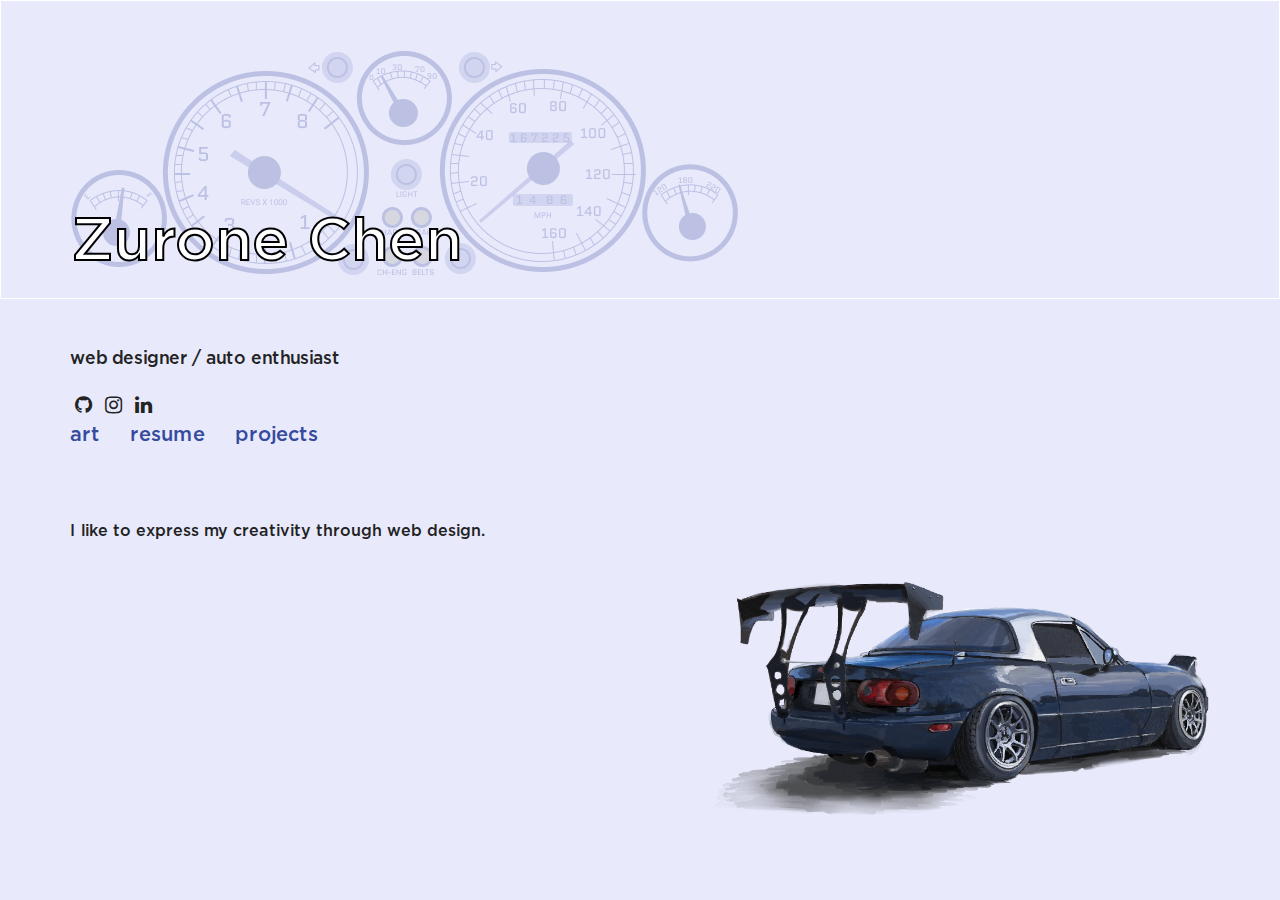
<file: index.html>
<!DOCTYPE html>
<html lang="en">

<head>
    <meta charset="UTF-8" />
    <link rel="stylesheet" href="styles.css" />
    <link rel="stylesheet" href="https://maxcdn.bootstrapcdn.com/bootstrap/3.3.7/css/bootstrap.min.css" />
    <link rel="stylesheet" href="https://use.fontawesome.com/releases/v5.1.0/css/all.css"
        integrity="sha384-lKuwvrZot6UHsBSfcMvOkWwlCMgc0TaWr+30HWe3a4ltaBwTZhyTEggF5tJv8tbt" crossorigin="anonymous" />
    <link rel="stylesheet" href="https://cdnjs.cloudflare.com/ajax/libs/font-awesome/4.7.0/css/font-awesome.min.css" />
    <!-- Latest compiled and minified CSS -->
    <link rel="stylesheet" href="https://maxcdn.bootstrapcdn.com/bootstrap/4.4.1/css/bootstrap.min.css" />
    <link
        rel="https://cdn.rawgit.com/mfd/f3d96ec7f0e8f034cc22ea73b3797b59/raw/856f1dbb8d807aabceb80b6d4f94b464df461b3e/gotham.css">

    <!-- jQuery library -->
    <script src="https://ajax.googleapis.com/ajax/libs/jquery/3.4.1/jquery.min.js"></script>

    <!-- Popper JS -->
    <script src="https://cdnjs.cloudflare.com/ajax/libs/popper.js/1.16.0/umd/popper.min.js"></script>

    <!-- Latest compiled JavaScript -->
    <script src="https://maxcdn.bootstrapcdn.com/bootstrap/4.4.1/js/bootstrap.min.js"></script>
</head>

<body>
    <div class="main">
        <div class="wrapper">
            <section name="nameSection" class="clearfix" id="nameSection">
                <img class="image" src="images/version1.png" alt="gauge cluster">
                <p class="name">Zurone Chen</p>
            </section>

            <section name="linkSection" class="clearfix" id="linkSection">
                <h3>web designer / auto enthusiast</h3>
                <br>
                <div class="side-block">
                    <a class="social-icons" href="https://github.com/zuronechen" target="_blank"><i
                            class="fa fa-github"></i><span class="sr-only">(current)</span></a>
                    <a class="social-icons" href="https://www.instagram.com/dusty_miata/" target="_blank"><i
                            class="fa fa-instagram"></i></a>
                    <a class="social-icons" href="https://www.linkedin.com/in/zurone-chen-a30255189/" target="_blank"><i
                            class="fa fa-linkedin"></i></a>
                </div>
                <ul class="link-list">
                    <li class="links"><a class="link"
                            href="https://drive.google.com/file/d/1t_nlZLfJQt70d3VRGLxlVAa5WarUXVUl/view?usp=sharing"
                            target="_blank">art</a></li>
                    <li class="links"><a a class="link"
                            href="https://drive.google.com/file/d/1t_nlZLfJQt70d3VRGLxlVAa5WarUXVUl/view?usp=sharing"
                            target="_blank">resume</a></li>
                    <li class="links"><a a class="link"
                            href="https://drive.google.com/file/d/1t_nlZLfJQt70d3VRGLxlVAa5WarUXVUl/view?usp=sharing"
                            target="_blank">projects</a></li>
                </ul>
            </section>
            <section name="skillSection" class="clearfix" id="skillSection">
                <p>I like to express my creativity through web design.</p>
                <p></p>
            </section>
            <section name="imageSection" class="clearfix" id="imageSection">
                <img class="image" src="images/miataWingDrawing.PNG" alt="blue miata with wing">
            </section>
        </div>
    </div>
</body>
</file>
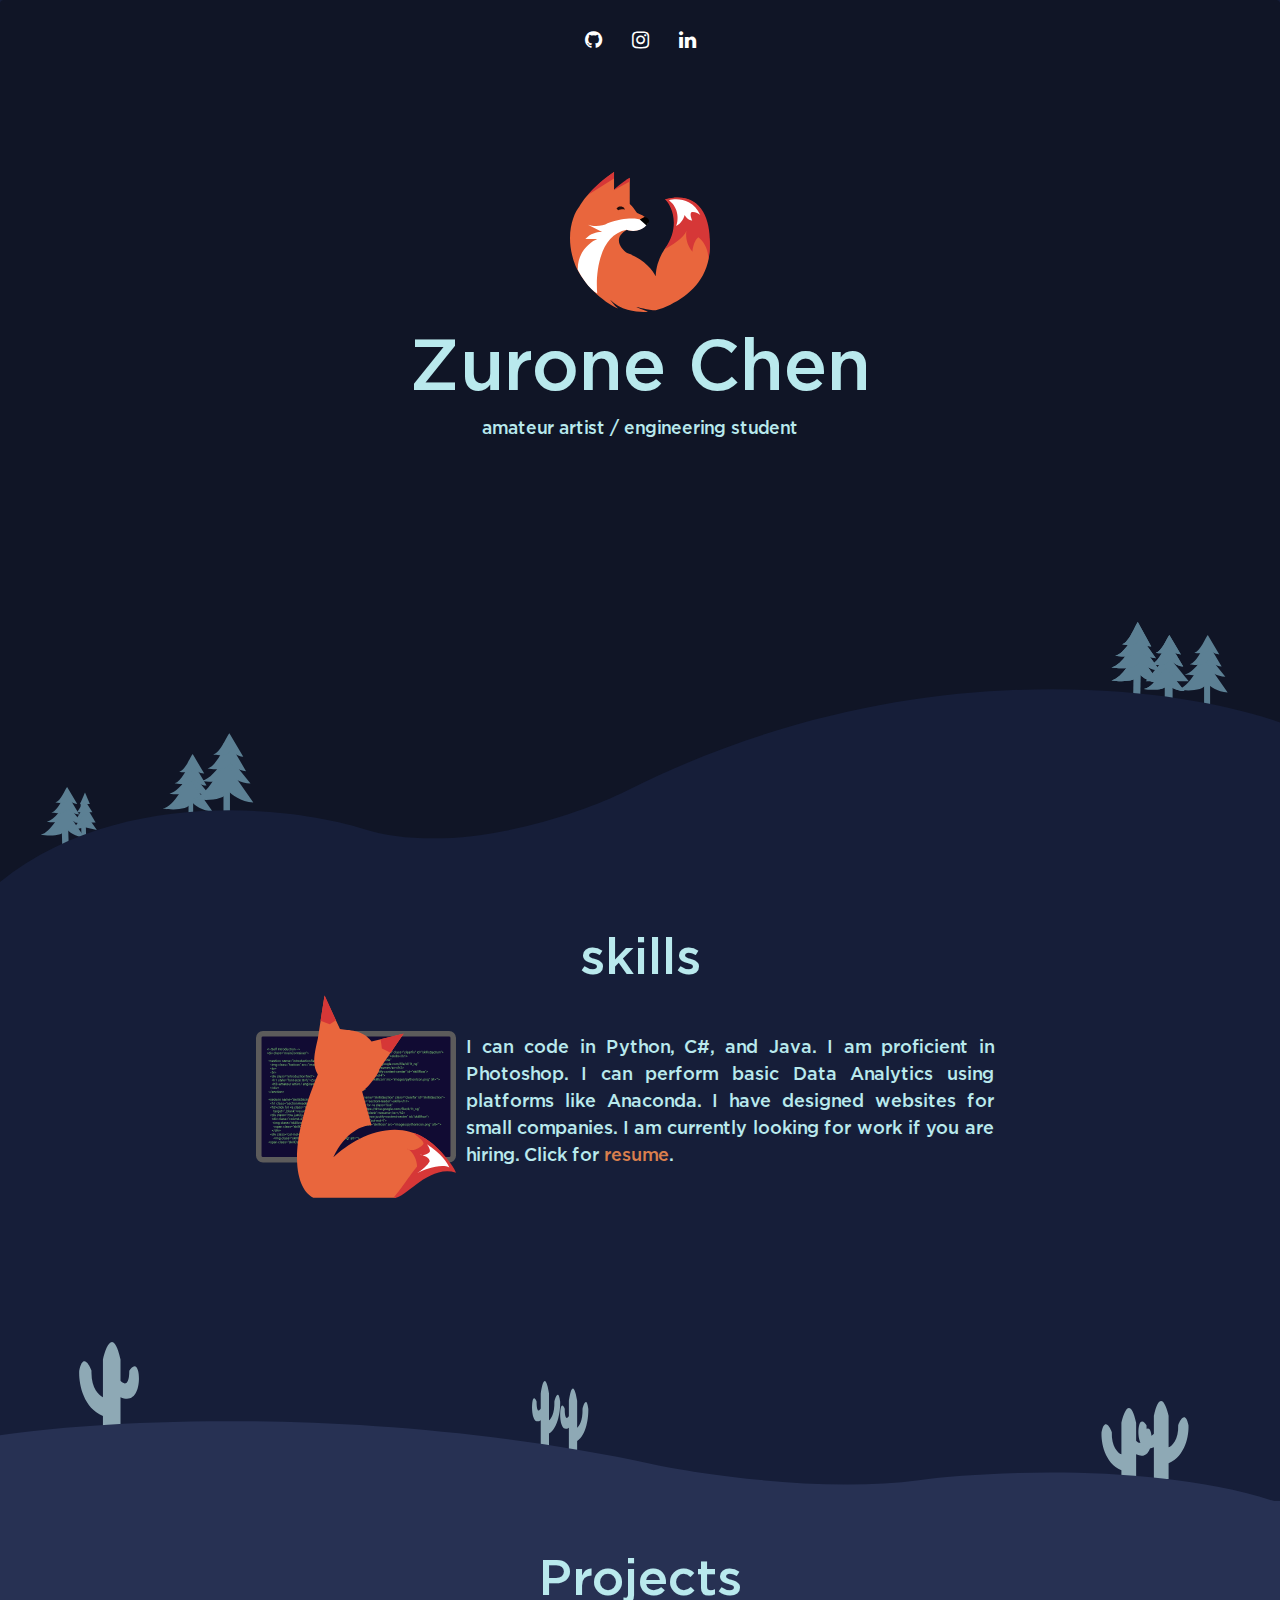
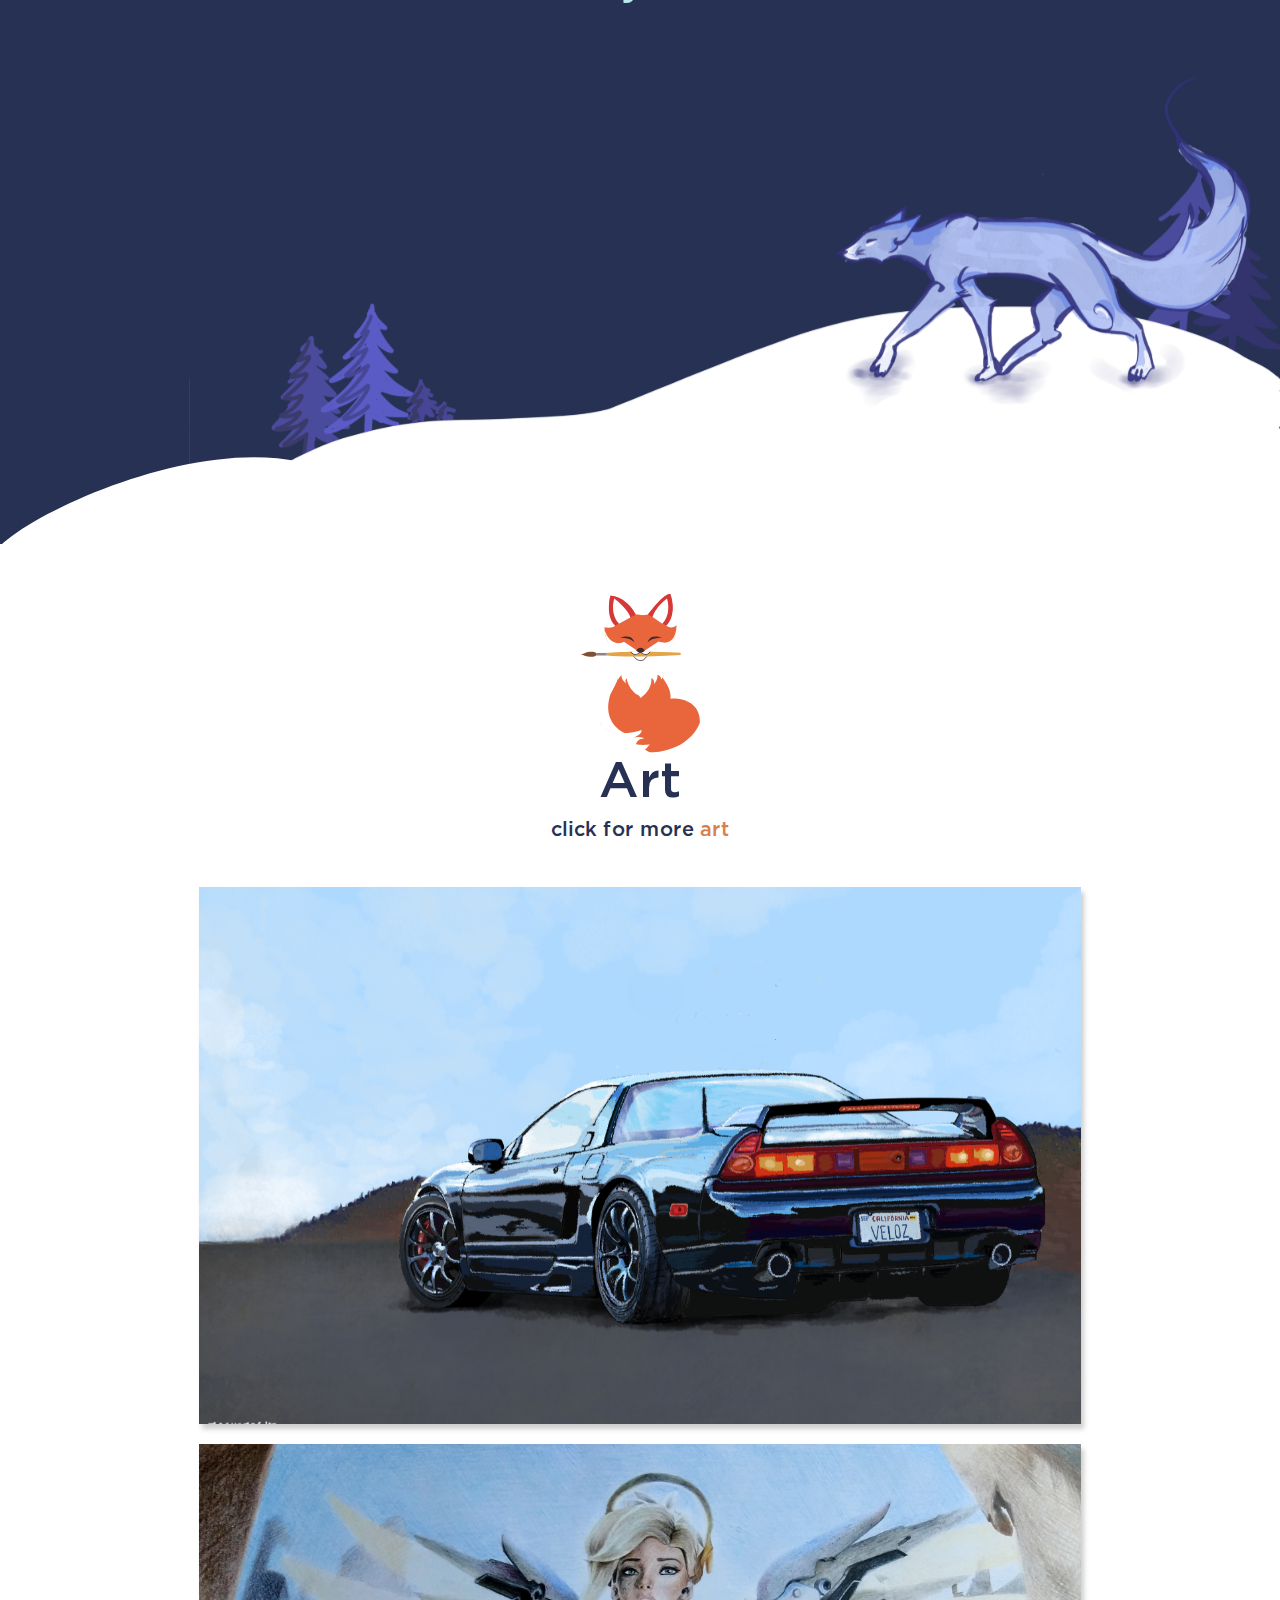
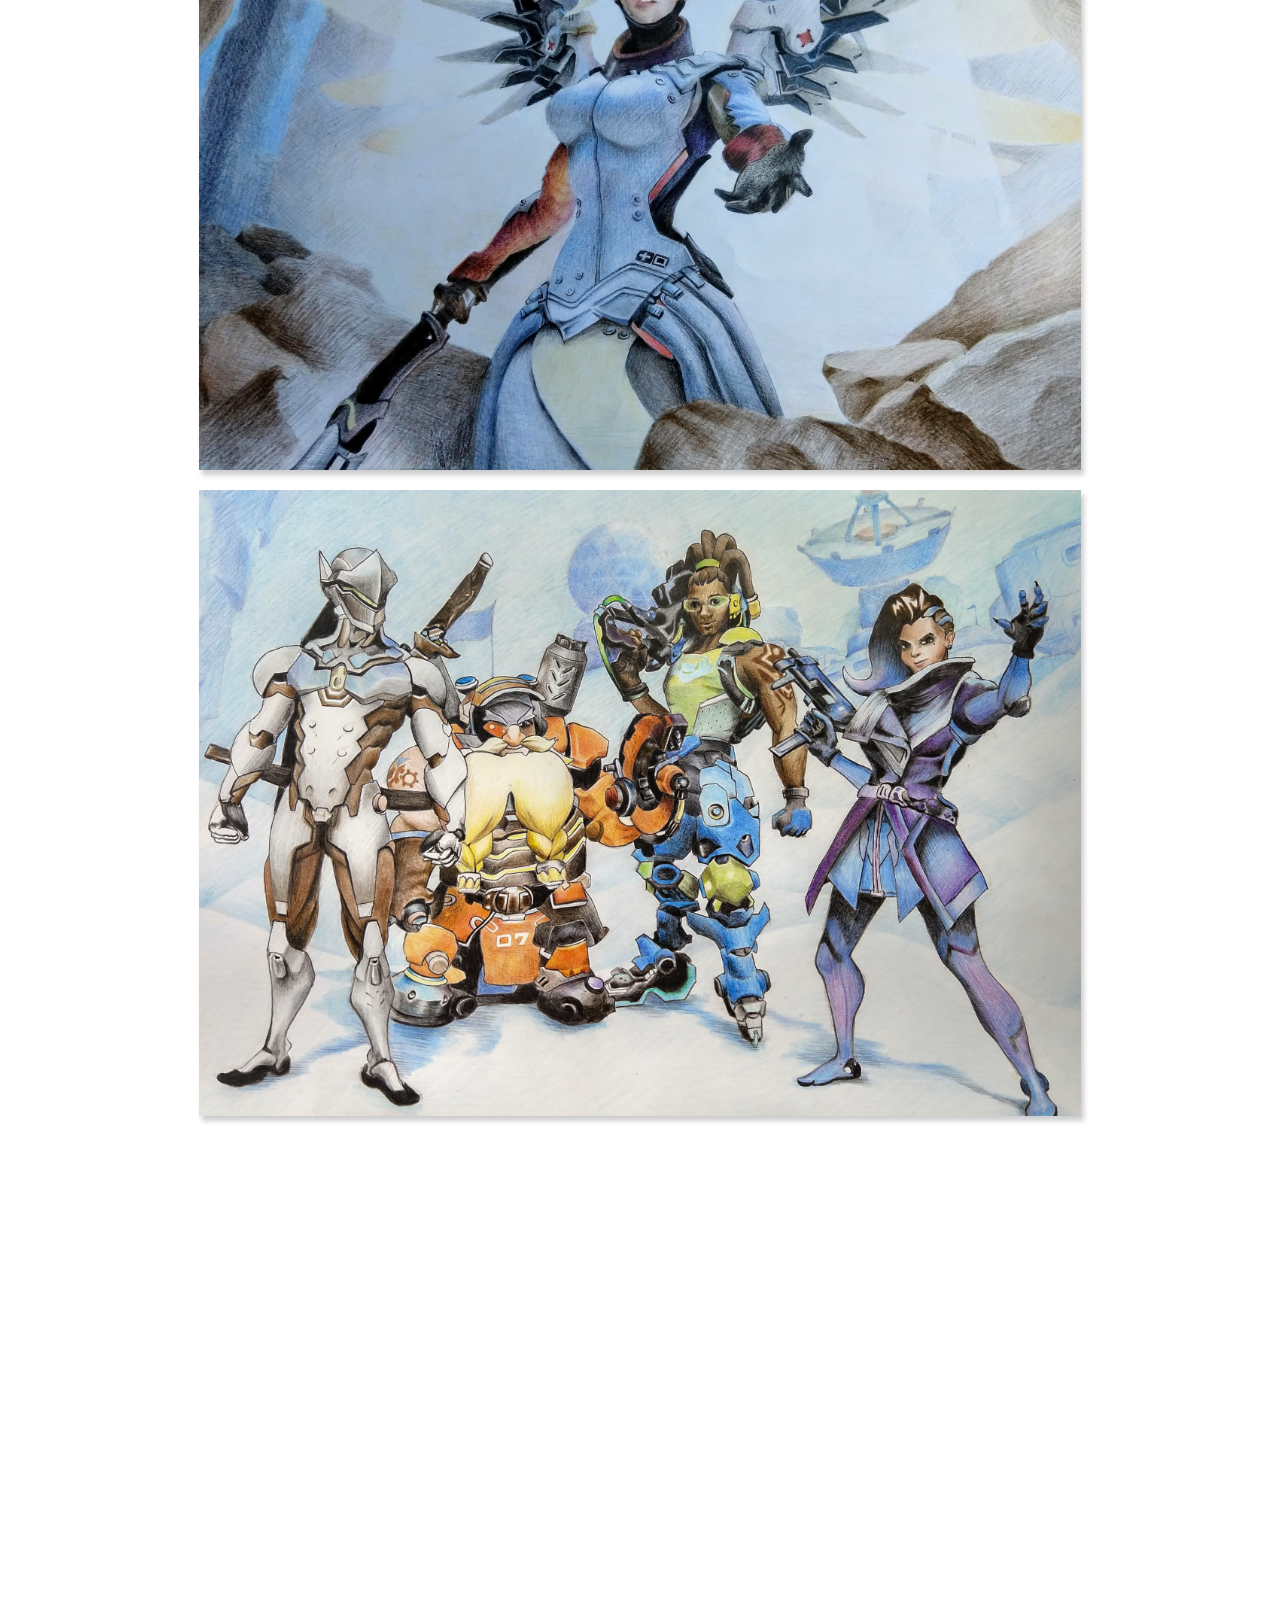
<file: websiteOld.html>
<!DOCTYPE html>
<html lang="en">

<head>
  <meta charset="UTF-8" />
  <link rel="stylesheet" href="stylesOld.css" />
  <link rel="stylesheet" href="https://maxcdn.bootstrapcdn.com/bootstrap/3.3.7/css/bootstrap.min.css" />
  <link rel="stylesheet" href="https://use.fontawesome.com/releases/v5.1.0/css/all.css"
    integrity="sha384-lKuwvrZot6UHsBSfcMvOkWwlCMgc0TaWr+30HWe3a4ltaBwTZhyTEggF5tJv8tbt" crossorigin="anonymous" />
  <link rel="stylesheet" href="https://cdnjs.cloudflare.com/ajax/libs/font-awesome/4.7.0/css/font-awesome.min.css" />
  <!-- Latest compiled and minified CSS -->
  <link rel="stylesheet" href="https://maxcdn.bootstrapcdn.com/bootstrap/4.4.1/css/bootstrap.min.css" />
  <link
    rel="https://cdn.rawgit.com/mfd/f3d96ec7f0e8f034cc22ea73b3797b59/raw/856f1dbb8d807aabceb80b6d4f94b464df461b3e/gotham.css">

  <!-- jQuery library -->
  <script src="https://ajax.googleapis.com/ajax/libs/jquery/3.4.1/jquery.min.js"></script>

  <!-- Popper JS -->
  <script src="https://cdnjs.cloudflare.com/ajax/libs/popper.js/1.16.0/umd/popper.min.js"></script>

  <!-- Latest compiled JavaScript -->
  <script src="https://maxcdn.bootstrapcdn.com/bootstrap/4.4.1/js/bootstrap.min.js"></script>
</head>

<body>
  <!-- Top Navigation -->
  <nav class="navbar navbar-expand-lg navbar-light">
    <button class="navbar-toggler" type="button" data-toggle="collapse" data-target="#navbarNavAltMarkup"
      aria-controls="navbarNavAltMarkup" aria-expanded="false" aria-label="Toggle navigation">
      <span class="navbar-toggler-icon"></span>
    </button>
    <div class="collapse navbar-collapse" id="navbarNavAltMarkup">
      <div class="navbar-nav">
        <a class="nav-item nav-link active" href="https://github.com/zuronechen" target="_blank"><i
            class="fa fa-github"></i><span class="sr-only">(current)</span></a>
        <a class="nav-item nav-link" href="https://www.instagram.com/josiefosie/" target="_blank"><i
            class="fa fa-instagram"></i></a>
        <a class="nav-item nav-link" href="https://www.linkedin.com/in/zurone-chen-a30255189/" target="_blank"><i
            class="fa fa-linkedin"></i></a>
        <!-- <a class="nav-item nav-link disabled" href="#">Disabled</a>-->
      </div>
    </div>
  </nav>

  <!--Self Introduction -->
  <div class="mainContainer">

    <section name="introductionSection" class="clearfix" id="introductionSection">
      <img class="foxIcon" src="images/FOX.svg" alt="fox with glasses">
      <br>
      <br>
      <div class="introductionText">
        <h1 style="font-size: 8vh;">Zurone Chen</h1>
        <h3>amateur artist / engineering student</h3>
      </div>
    </section>

    <section name="skillsSection" class="clearfix" id="skillsSection">
      <h1 class="sectionHeader">skills</h1>
      <div class="row" id="skill-row">
        <div class="col-md-3" id="skill-col" style="text-align: right; margin-right: 10px;">
          <img src="images/foxComputer.svg" alt="" width="200px">
        </div>
        <div class="col-md-9" id="skill-row" style="margin-top: 40px">
          <p>
            I can code in Python, C#, and Java. 
            I am proficient in Photoshop. 
            I can perform basic Data Analytics using platforms like Anaconda. 
            I have designed websites for small companies. I am currently looking for work 
            if you are hiring. Click for <a class="link"
            href="https://drive.google.com/file/d/1t_nlZLfJQt70d3VRGLxlVAa5WarUXVUl/view?usp=sharing"
            target="_blank">resume</a>.
          </p>
        </div>
      </div>
  </div>
  </section>

  <section name="projectsSection" class="clearfix" id="projectsSection">
    <h1 class="sectionHeader">Projects</h1>
    <br>
    <br>
  </section>


  <section name="artSection" class="clearfix" id="artSection">
    <img src="images/foxArtist.svg" alt="" width="120px">
    <h1 class="sectionHeader">Art</h1>
    <h2>click for more <a class="link" href="gallery.html" target="_blank">art</a></h2>
    <br>
    <br>
    <div class="row" id="art-row">
      <div class="col-md-12" id="art-col">
        <img class="artImage img-responsive center-block" src="images/veloz.PNG" alt="">
      </div>
      <div class="col-md-12" id="art-col">
        <img class="artImage img-responsive center-block" src="images/mercyColored.png" alt="">
      </div>
      <div class="col-md-12" id="art-col">
        <img class="artImage img-responsive center-block" src="images/overwatchColored.png" alt="">
      </div>
    </div>
  </section>

  </div>
  </div>
</body>

</html>
</file>
<file: styles.css>
html{
    width: 100%;
    height: 100%;
}


@font-face {
    font-family: GothamPro;
    src: url(GothamPro-Medium.eot);
    src: url(gothamFont/GothamPro-Medium.woff2) format("woff2"),url(gothamFont/GothamPro-Medium.woff) 
    format("woff"),url(gothamFont/GothamPro-Medium.ttf) format("truetype"),url(gothamFont/GothamPro-Medium.svg#GothamPro-Medium) format("svg"),
    url(gothamFont/GothamPro-Medium.eot?#iefix) format("embedded-opentype");
    font-weight: 400;
    font-style: normal;
}

body{
    overflow-y: scroll;
    overflow-x: hidden;
    width: 100%;
    height: 100%;
    margin: 0;
    padding: 0;
    cursor: url('images/blueCursor.svg'), auto;	
    font-family: 'GothamPro' !important;
    background: #e8eafc !important;
    color: #232323 !important;
}

section{
    padding-top: 50px;
    padding-bottom: 20px;
    width: 100%;
    padding-left: 70px;
    padding-right: 70px;
    justify-content: center;
    position: relative;
    /* border: 1px solid white; */
}

#nameSection{
    /* background-image: url(images/version1.png);
    background-position: center;
    background-repeat: no-repeat;
    width: 700px;
    height: 250px; */
    border: 1px solid white;
}

#nameSection p{
    position: absolute;
    bottom: 0;
    font-size: 6em;
    color: #ffffff;
    color: black;
    -webkit-text-fill-color: white; /* Will override color (regardless of order) */
    -webkit-text-stroke-width: 2px;
    -webkit-text-stroke-color: black;
}

.social-icon {
    display: inline-block; 
    margin: 0 10px;
}

.fa {
    color: #232323;
    font-size: 20px !important;
    margin: 5px;
}

.fa:hover{
    color: #3f6c96;
}

.link-list{
    margin: 0;
    padding: 0;
}

.link-list li{
    float: left;
}

.link-list li a{
    display: block;
    text-align: center;
    padding-right: 30px;
    text-decoration: none;
  }

.links{
    list-style: none;
    font-size: 20px;
}

.link{
    color: #364b9e;
}

.link:hover{
    background: #c5d9eb;
    border-radius: 10px;
    padding: 5px;
    text-decoration: none;
    transition-duration: 0.3s;
}

#imageSection{
    margin-top: -50px;
}

#imageSection .image{
    float: right; 
    width: 500px;
}

.wrapper {
    vertical-align: middle;
}

@media only screen and (max-width: 600px) {

    #imageSection {
      margin-top: 10px;
    }

    #imageSection .image{
        width: 250px;
    }

    .gauge{
        width: 250px;
    }
  }

#skillSection p{
    font-size: 16px;
}
</file>
<file: stylesOld.css>
html{
    width: 100%;
    height: 100%;
}


@font-face {
    font-family: GothamPro;
    src: url(GothamPro-Medium.eot);
    src: url(gothamFont/GothamPro-Medium.woff2) format("woff2"),url(gothamFont/GothamPro-Medium.woff) 
    format("woff"),url(gothamFont/GothamPro-Medium.ttf) format("truetype"),url(gothamFont/GothamPro-Medium.svg#GothamPro-Medium) format("svg"),
    url(gothamFont/GothamPro-Medium.eot?#iefix) format("embedded-opentype");
    font-weight: 400;
    font-style: normal;
}

body{
    overflow-y: scroll;
    overflow-x: hidden;
    width: 100%;
    height: 100%;
    margin: 0;
    padding: 0;
    cursor: url('images/blueCursor.svg'), auto;	
    font-family: 'GothamPro' !important;
    background: #161E39 !important;
    color: #b9e9ed !important;
}


/*Top Navigation Bar*/
.navbar{
    background-color: #101526;
}

.navbar .navbar-nav{
    margin: auto;
    vertical-align: middle;
}

.navbar .nav-item{
    font-size: 20px;
    padding: 20px;
    margin-left: 10px;
    margin-right: 10px;
    color: white !important;
}

.navbar .nav-item:hover{
    font-size: 20px;
    color: #fff !important; 
}

section{
    margin-top: -2px;
    padding-top: 50px;
    padding-bottom: 100px;
    width: 100%;
    padding-left: 70px;
    padding-right: 70px;
    text-align: center;
    justify-content: center;
    position: relative;
}

#skillRow{
    padding: 80px 100px 10px 100px; /*top right bottom left*/
}   

/* Icons */

.foxIcon{
    max-width: 140px;
}

.skillIcon{
    height: 120px;
    transition: transform .3s; /* Animation */
    margin-bottom: 10px;
}

.skillIcon:hover{
    transform: scale(1.1);
    cursor: url('images/blueCursor.svg'), auto;	
}

.skillCaption {
    display: block;
    font-size: 2em;
}

#skillRow{
    padding: 80px 200px 10px 200px; /*top right bottom left*/

}

/*Introduction*/

#introductionSection{
    margin-top: -30px;
    padding-top: 100px;
    width: 100%;
    height: 90vh;
    position: relative;
    bottom: 0;
    text-align: center;
    background-color: #101526 !important;
    background-image: url(images/treeBackground.svg);
    background-position: center bottom;
    background-size: 100%;
    background-repeat: repeat-x;
}

.introductionText{
    text-align: center;
}

.sectionHeader{
    font-size: 50px;
}

/*Skills*/ 

#skillsSection{
    position: relative;
    background-image: url(images/desertBackground.svg);
    background-position: center bottom;
    background-size: 100%;
    background-repeat: repeat-x;
    padding-bottom: 300px;
}

#skillsSection p{
    font-size: 18px;
    text-align: justify;
}

#skill-row{
    width: 70%;
    display: inline-block;
}

/*Projects*/

#projectsSection{
    position: relative;
    background: #273153;
    background-image: url(images/fox_background_snow.svg);
    background-position: center bottom;
    background-size: 100%;
    background-repeat: repeat-x;
    padding-bottom: 500px;
}
/*Art*/

#artSection{
    position: relative;
    background: #ffffff;
    background-position: center bottom;
    background-size: 100%;
    background-repeat: repeat-x;
    padding-bottom: 500px;
    color: #273153;
}

#art-row{
    margin-right: 10%;
    margin-left: 10%;
}

.artImage{
    display: block;  
    max-width: 400px;
    transition: transform .3s; /* Animation */
    box-shadow: 3px 5px 5px rgba(0, 0, 0, 0.2);
    margin: 10px;
}

.artImage:hover{
    transform: scale(1.1);
    cursor: url('images/blueCursor.svg'), auto;	
    box-shadow: none;
}

.artCaption{
    display: block;
    font-size: 2em;
}

.link{
    color: #D97F4D;
}
.link:hover{
    text-decoration: none;
    color: #D97F4D;
}
</file>
